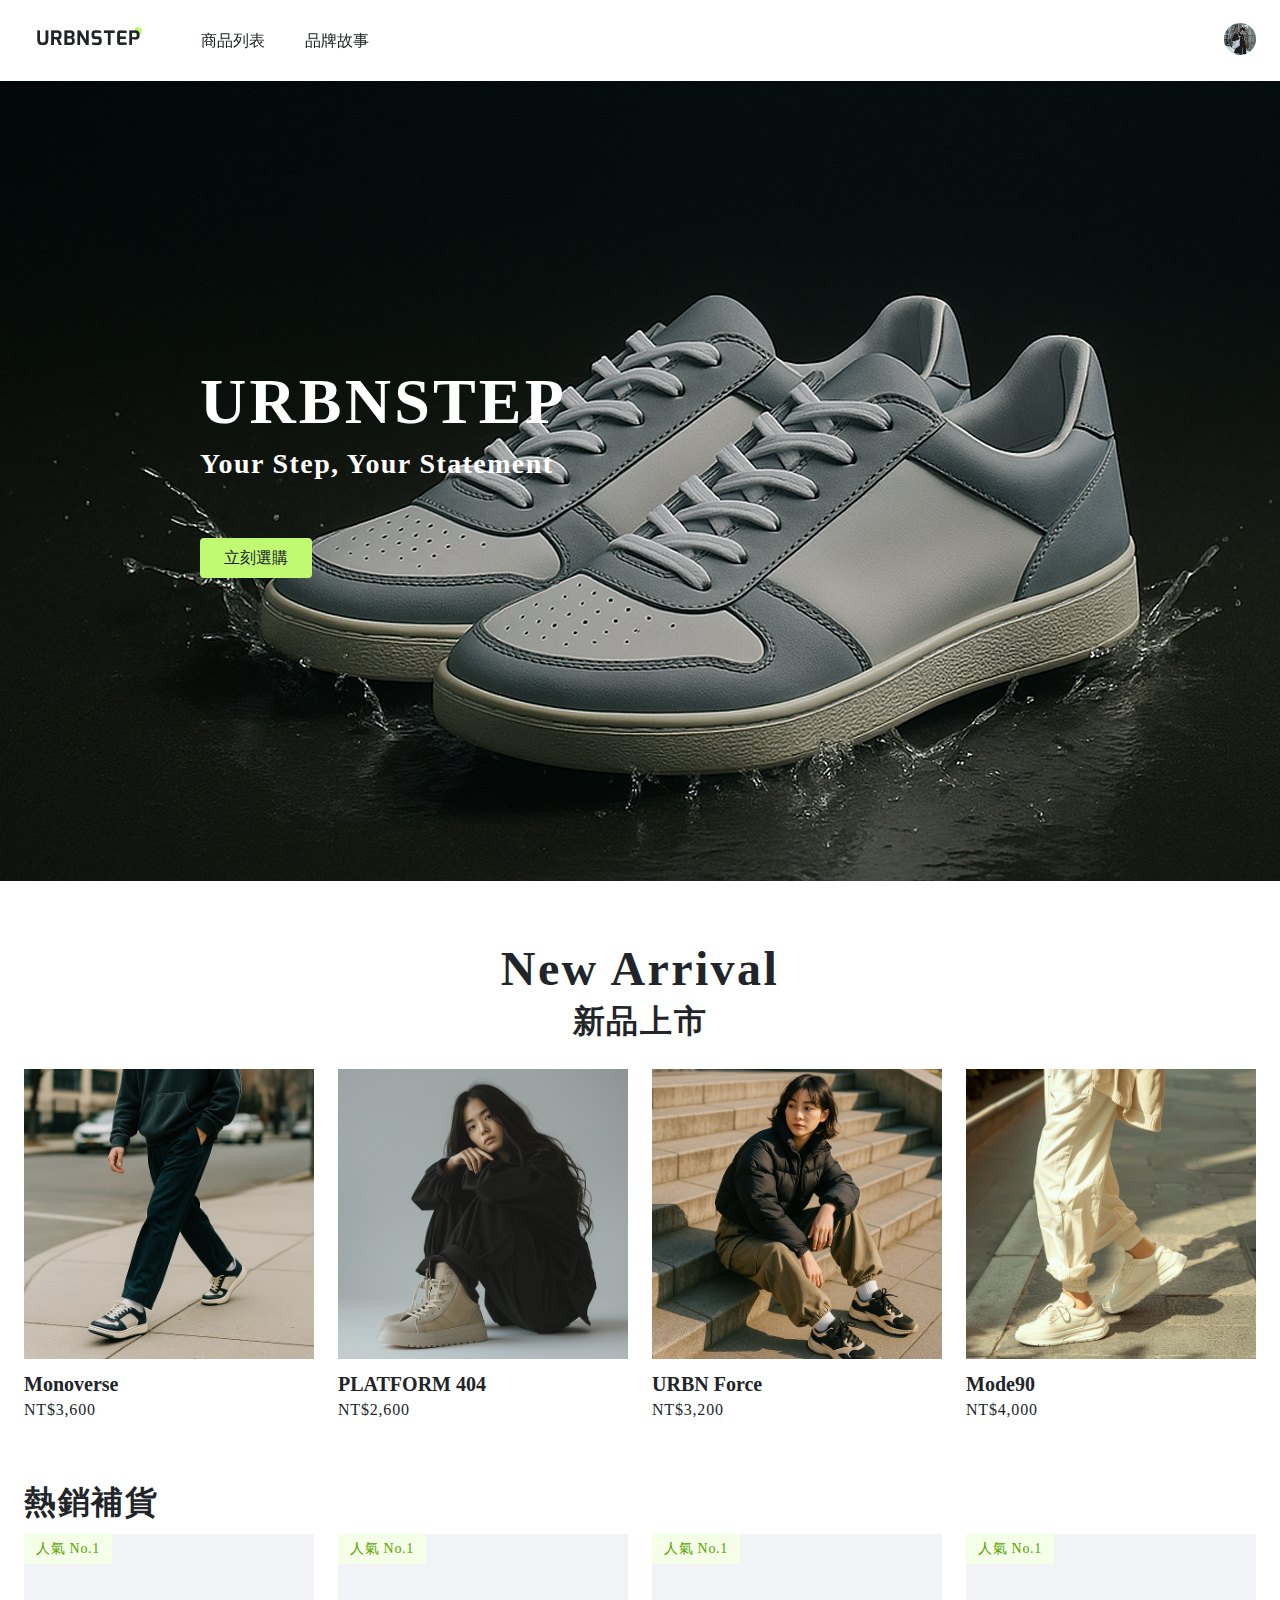
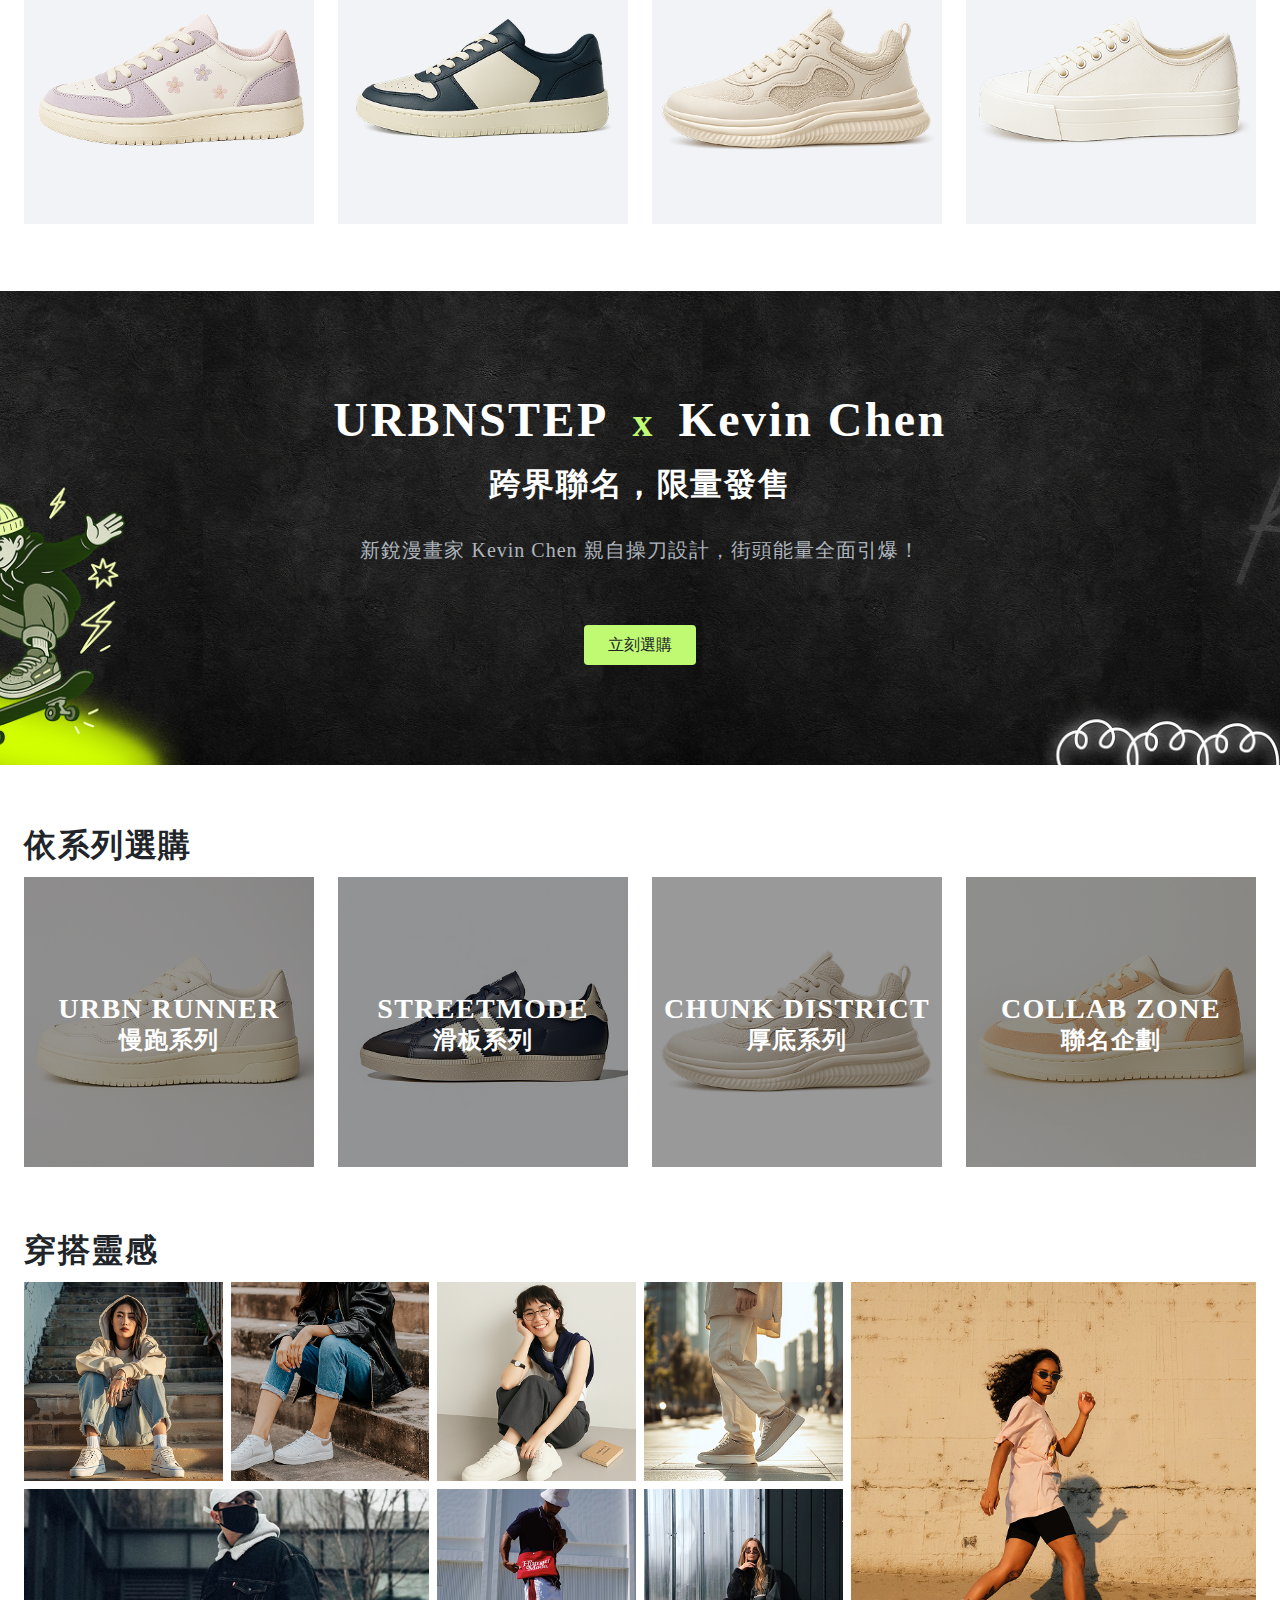
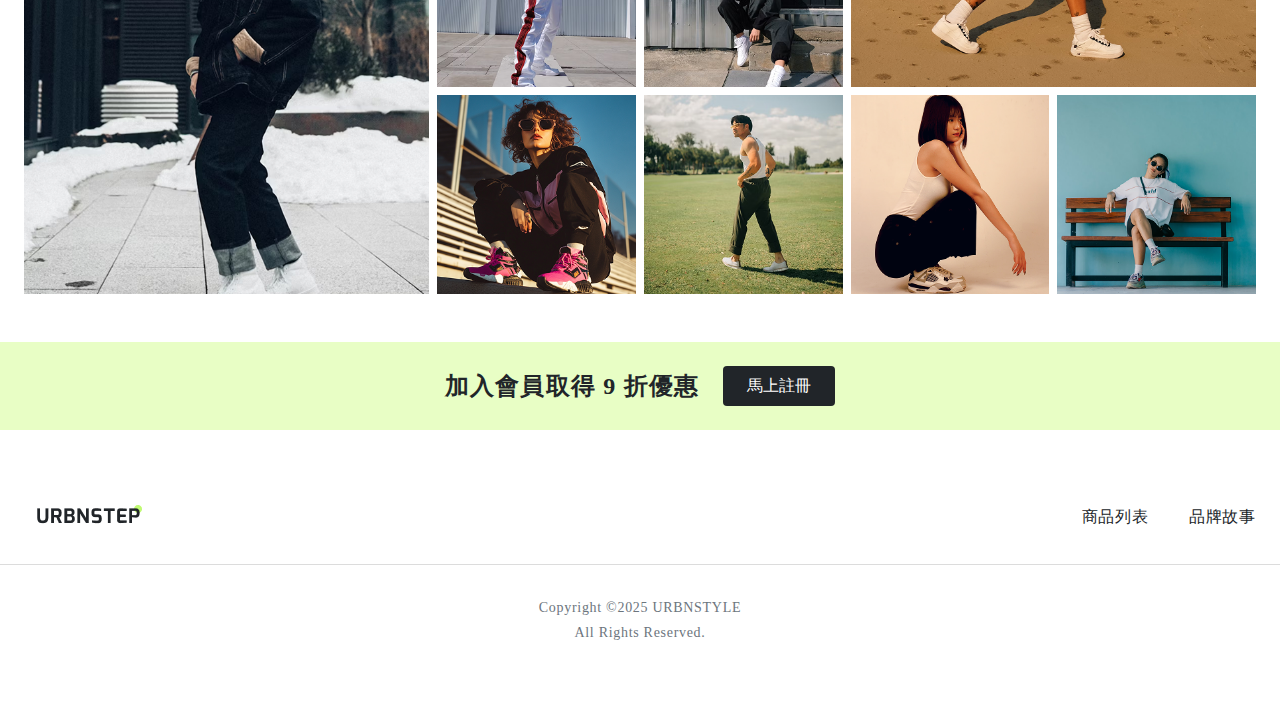
<file: index.html>
<!DOCTYPE html>
<html lang="en">
<head>
    <meta charset="UTF-8">
    <meta name="viewport" content="width=device-width, initial-scale=1.0">
    <title>index</title>
    <link rel="stylesheet" href="css/index.css">
</head>

<body>
    <header>
        <div class="header">
            <a href="index.html" class="logo">
                <img src="img/index/Logo.png" alt="URBNSTEP Logo">
            </a>
            
            <ul class="header-nav">
                <li><a href="product.html" class="nav1">商品列表</a></li>
                <li><a href="#" class="nav2">品牌故事</a></li>
                
            </ul>
            
            <div class="header-user">
                <a href="../切版作業/index.html" class="user">
                    <img src="img/index/user.png" alt="會員中心">
                </a>
            </div>
        </div> </header>

    <div class="wrapper">
        
        <!---------- banner1 ---------->
        <div class="banner1">
            <div class="banner1-content">
                <h1>URBNSTEP</h1>
                <h2>Your Step, Your Statement</h2>
                <a href="#" class="button">立刻選購</a>
            </div>
        </div>

        <!-- -------- 新品上市 -------- -->
        <div class="new">
            <h1>New Arrival</h1>
            <h2>新品上市</h2>
            <ul>
                <li class="new-card">
                    <a href="#">
                        <img src="img/index/Product-Card1.png" alt="">
                        <h3>Monoverse</h3>
                        <h4>NT$3,600</h4>
                    </a>   
                </li>
                <li class="new-card">
                    <a href="#">
                        <img src="img/index/Product-Card2.png" alt="">
                        <h3>PLATFORM 404</h3>
                        <h4>NT$2,600</h4>
                    </a>   
                </li>
                <li class="new-card">
                    <a href="#">
                        <img src="img/index/Product-Card3.png" alt="">
                        <h3>URBN Force</h3>
                        <h4>NT$3,200</h4>
                    </a>   
                </li>
                <li class="new-card">
                    <a href="#">
                        <img src="img/index/Product-Card4.png" alt="">
                        <h3>Mode90</h3>
                        <h4>NT$4,000</h4>
                    </a>   
                </li>
            </ul>
        </div>

        <!---------- 熱銷補貨 ---------->
         <div class="card">
            <h1>熱銷補貨</h1>
            <ul>
                <li class="hot-card">
                    <a href="#">
                        <span>人氣 No.1</span>
                        <img src="img/index/card1.png" alt="">
                    </a>
                </li>

                <li class="hot-card">
                    <a href="#">
                        <span>人氣 No.1</span>
                        <img src="img/index/card2.png" alt="">
                    </a>
                </li>
                <li class="hot-card">
                    <a href="#">
                        <span>人氣 No.1</span>
                        <img src="img/index/card3.png" alt="">
                    </a>
                </li>
                <li class="hot-card">
                    <a href="#">
                        <span>人氣 No.1</span>
                        <img src="img/index/card4.png" alt="">
                    </a>
                </li>
            </ul>
         </div>

    
    <!-- -----------banner2----------- -->
        <div class="banner2">
            <div class="banner2-content">
                <h1>URBNSTEP<span>x</span>Kevin Chen</h1>
                <h2>跨界聯名，限量發售</h2>
                <h3>新銳漫畫家 Kevin Chen 親自操刀設計，街頭能量全面引爆！</h3>
                <a href="#" class="button">立刻選購</a>
            </div>
        </div>

        <!-- ---------一系列選購---------- -->
        <div class="card2">
            <h1>依系列選購</h1>
            <ul>
                <li class="item-card">
                    <a href="#">
                        <img src="img/index/dark1.png" alt="">
                        <div class="card-text">
                            <h2>URBN RUNNER</h2>
                            <h3>慢跑系列</h3>
                        </div>
                    </a>
                </li>

                <li class="item-card">
                    <a href="#">
                        <img src="img/index/dark3.png" alt="">
                        <div class="card-text">
                            <h2>STREETMODE</h2>
                            <h3>滑板系列</h3>
                        </div>
                    </a>
                </li>
                <li class="item-card">
                    <a href="#">
                        <img src="img/index/dark2.png" alt="">
                        <div class="card-text">
                            <h2>CHUNK DISTRICT</h2>
                            <h3>厚底系列</h3>
                        </div>
                    </a>
                </li>
                <li class="item-card">
                    <a href="#">
                        <img src="img/index/dark4.png" alt="">
                        <div class="card-text">
                            <h2>COLLAB ZONE</h2>
                            <h3>聯名企劃</h3>
                        </div>

                    </a>
                </li>
            </ul>
         </div> 


        <!-- ------------相片牆------------- -->
         <div class="style">
            <h1>穿搭靈感</h1>
            <div class="photo">
                <img src="img/index/style/img-1.png" alt="" class="pic1">
                <img src="img/index/style/img-2.png" alt="" class="pic2">
                <img src="img/index/style/img-3.png" alt="" class="pic3">
                <img src="img/index/style/img-4.png" alt="" class="pic4">
                <img src="img/index/style/img-5.png" alt="" class="pic5">
                <img src="img/index/style/img-6.png" alt="" class="pic6">
                <img src="img/index/style/img-7.png" alt="" class="pic7">
                <img src="img/index/style/img-8.png" alt="" class="pic8">
                <img src="img/index/style/img-9.png" alt="" class="pic9">
                <img src="img/index/style/img-10.png" alt="" class="pic10">
                <img src="img/index/style/img-11.png" alt="" class="pic11">
                <img src="img/index/style/img.png" alt="" class="pic12">
                
            </div>
        </div>

        <!-- ---------discount--------- -->
         <div class="discount">
            <div class="discount-content">
                <h2>加入會員取得 9 折優惠</h2>
                <a href="#" class="button">馬上註冊</a>
            </div>
            
         </div>
    </div>
        <!------------ footer ------------>
    <footer>
            <div class="footer-nav">
                <img src="img/index/Logo.png" alt="">
                <ul>
                    <li><a href="#">商品列表</a></li>
                    <li><a href="#">品牌故事</a></li>
                </ul>   
            </div>
            <div class="copyright">
                <h4>Copyright ©2025 URBNSTYLE</h4>
                <h4>All Rights Reserved.</h4>
            </div>
    </footer>
 
</body>
</html>
</file>
<file: css/index.css>
@import url('reset.css');

/* ========== HEADER ========== */
header {
    background-color: #fff;
    position: sticky;
    top: 0;
    z-index: 100;
    box-shadow: 0 1px 4px rgba(0, 0, 0, 0.1);
}

.header {
    max-width: 1296px;
    width: 100%;
    display: flex;
    align-items: center;
    padding: 16px 24px;
    margin: 0 auto;
}

.header-nav {
    display: flex;
    gap: 40px;
    margin-left: 48px;
}

.header-nav a {
    color: #212529;
    font-family: "Noto Sans TC";
    font-size: 16px;
    font-weight: 500;
    text-decoration: none;
}

.header-user {
    margin-left: auto;
}

.header-user img {
    width: 32px;
    height: 32px;
}

/* ========== BANNER1 ========== */
.banner1 {
    background-image: url('../img/index/banner1.png');
    background-size: cover;
    background-position: center;
    height: 800px;
    width: 100%;
}

.banner1-content {
    max-width: 1296px;
    margin: 0 auto;
    padding-top: 289px;
    padding-left: 200px;
}

.banner1-content h1 {
    font-size: 64px;
    font-family: "Noto Sans TC";
    letter-spacing: 3.2px;
    font-weight: 800;
    color: #FFF;
    margin-bottom: 16px;
}

.banner1-content h2 {
    color: #FFF;
    font-family: "Noto Sans TC";
    font-size: 28px;
    font-weight: 800;
    letter-spacing: 1.4px;
    margin-bottom: 60px;
}

.button {
    border-radius: 4px;
    background: #C0FA73;
    color: #212529;
    font-family: "Noto Sans TC";
    font-size: 16px;
    text-decoration: none;
    padding: 12px 24px;
    display: inline-block;
}

/* ========== 新品上市 ========== */
.new {
    max-width: 1296px;
    width: 100%;
    margin: 64px auto;
    padding: 0 24px;
}

.new h1 {
    text-align: center;
    color: #212529;
    font-family: "Noto Sans TC";
    font-size: 48px;
    font-weight: 700;
    letter-spacing: 2.4px;
    margin-bottom: 12px;
}

.new h2 {
    text-align: center;
    color: #212529;
    font-family: "Noto Sans TC";
    font-size: 32px;
    font-weight: 700;
    letter-spacing: 1.6px;
    margin-bottom: 32px;
}

.new ul {
    display: flex;
    flex-wrap: wrap;
    gap: 40px 24px;
}

.new-card {
    flex-basis: calc(25% - 18px);
}

.new-card a {
    text-decoration: none;
}

.new-card img {
    width: 100%;
    background-color: #F1F3F7;
}

.new-card h3 {
    color: #212529;
    font-family: "Noto Sans TC";
    font-size: 20px;
    font-weight: 700;
    margin-top: 12px;
    margin-bottom: 4px;
}

.new-card h4 {
    color: #212529;
    font-family: "Noto Sans TC";
    font-size: 16px;
    font-weight: 500;
    line-height: 150%;
    letter-spacing: 0.8px;
}

/* ========== 熱銷補貨 ========== */
.card {
    max-width: 1296px;
    width: 100%;
    margin: 64px auto;
    padding: 0 24px;
}

.card h1 {
    color: #212529;
    font-family: Montserrat;
    font-size: 32px;
    font-weight: 700;
    letter-spacing: 1.6px;
}

.card ul {
    display: flex;
    gap: 24px;
    margin-top: 16px;
}

.hot-card {
    position: relative;
    flex: 1;
}

.card a {
    text-decoration: none;
}

.card img {
    width: 100%;
    background-color: #F1F3F7;
}

.card span {
    color: #57A203;
    font-family: "Noto Sans TC";
    font-size: 14px;
    font-weight: 500;
    letter-spacing: 0.7px;
    background-color: #F5FEE7;
    padding: 8px 12px;
    position: absolute;
    top: 0;
    left: 0;
}

/* ========== BANNER2 ========== */
.banner2 {
    background-image: url('../img/index/banner2.png');
    background-size: cover;
    background-position: center;
    width: 100%;
    padding: 100px 24px;
}

.banner2-content {
    text-align: center;
    max-width: 1296px;
    margin: 0 auto;
    position: relative;
}

.banner2-content h1 {
    color: #FFF;
    font-family: "Noto Sans TC";
    font-size: 48px;
    font-weight: 700;
    line-height: 120%;
    letter-spacing: 2.4px;
    margin-bottom: 16px;
}

.banner2-content span {
    color: #C0FA73;
    font-family: Montserrat;
    font-size: 40px;
    font-weight: 700;
    line-height: 120%;
    letter-spacing: 2px;
    padding: 0 24px;
}

.banner2-content h2 {
    color: #FFF;
    font-family: "Noto Sans TC";
    font-size: 32px;
    font-weight: 700;
    line-height: 120%;
    letter-spacing: 1.6px;
    margin-bottom: 32px;
}

.banner2-content h3 {
    color: #ADB5BD;
    font-family: "Noto Sans TC";
    font-size: 20px;
    font-weight: 400;
    line-height: 150%;
    letter-spacing: 1px;
    margin-bottom: 60px;
}

/* ========== 系列選購 ========== */
.card2 {
    max-width: 1296px;
    width: 100%;
    margin: 64px auto;
    padding: 0 24px;
}

.card2 h1 {
    color: #212529;
    font-family: Montserrat;
    font-size: 32px;
    font-weight: 700;
    letter-spacing: 1.6px;
}

.card2 ul {
    display: flex;
    gap: 24px;
    margin-top: 16px;
}

.item-card {
    position: relative;
    flex: 1;
}

.card2 a {
    text-decoration: none;
}

.card2 img {
    width: 100%;
}

.card-text {
    position: absolute;
    inset: 0;
    display: flex;
    flex-direction: column;
    justify-content: center;
    align-items: center;
    color: #fff;
}

.card-text h2 {
    color: #FFF;
    font-family: "Noto Sans TC";
    font-size: 28px;
    font-weight: 700;
    line-height: 120%;
    letter-spacing: 1.4px;
}

.card-text h3 {
    color: #FFF;
    text-align: center;
    font-family: "Noto Sans TC";
    font-size: 24px;
    font-weight: 700;
    line-height: 120%;
    letter-spacing: 1.2px;
}

.card2 .item-card a:hover h2 {
    color: #C0FA73;
}

/* ========== 相片牆 ========== */
.style {
    max-width: 1296px;
    width: 100%;
    margin: 0 auto 48px;
    padding: 0 24px;
}

.style h1 {
    color: #212529;
    font-family: Montserrat;
    font-size: 32px;
    font-weight: 700;
    letter-spacing: 1.6px;
    margin-bottom: 16px;
}

.photo {
    display: grid;
    grid-template-columns: 1fr 1fr 1fr 1fr 1fr 1fr;
    grid-template-rows: 1fr 1fr 1fr;
    gap: 8px;
    grid-template-areas:
        "pic2  pic3  pic4 pic5 pic1  pic1"
        "pic12 pic12 pic6 pic7 pic1  pic1"
        "pic12 pic12 pic8 pic9 pic10 pic11";
}

.photo img {
    width: 100%;
    height: 100%;
    object-fit: cover;
}

.pic1 { grid-area: pic1; }
.pic2 { grid-area: pic2; }
.pic3 { grid-area: pic3; }
.pic4 { grid-area: pic4; }
.pic5 { grid-area: pic5; }
.pic6 { grid-area: pic6; }
.pic7 { grid-area: pic7; }
.pic8 { grid-area: pic8; }
.pic9 { grid-area: pic9; }
.pic10 { grid-area: pic10; }
.pic11 { grid-area: pic11; }
.pic12 { grid-area: pic12; }

/* ========== DISCOUNT ========== */
.discount {
    background-color: #E8FEC5;
    width: 100%;
}

.discount-content {
    padding: 24px;
    justify-content: center;
    align-items: center;
    display: flex;
    gap: 24px;
    flex-wrap: wrap;
}

.discount h2 {
    color: #212529;
    font-family: "Noto Sans TC";
    font-size: 24px;
    font-weight: 700;
    letter-spacing: 1.2px;
}

.discount .button {
    background-color: #212529;
    color: #fff;
}

/* ========== FOOTER ========== */
.footer-nav {
    max-width: 1296px;
    width: 100%;
    margin: 64px auto 24px;
    display: flex;
    justify-content: space-between;
    align-items: center;
    padding: 0 24px;
}

.footer-nav > a {
    display: flex;
    align-items: center;
}

.footer-nav ul {
    display: flex;
    gap: 40px;
    align-items: center;
}

.footer-nav a {
    text-decoration: none;
    color: #212529;
    font-family: "Noto Sans TC";
    font-size: 16px;
    font-weight: 500;
    line-height: 150%;
    letter-spacing: 0.8px;
}

.footer-nav ul a {
    padding: 24px 0;
}

.copyright {
    max-width: 1296px;
    width: 100%;
    margin: 0 auto 64px;
    padding: 32px 24px 0;
    border-top: 1px solid gainsboro;
}

.copyright h4 {
    text-align: center;
    color: #6C757D;
    margin-bottom: 4px;
    font-family: "Noto Sans TC";
    font-size: 14px;
    font-weight: 400;
    line-height: 150%;
    letter-spacing: 0.7px;
}

/* ========================================
   RWD - Tablet (768px ~ 1024px)
======================================== */
@media screen and (max-width: 1024px) {
    .banner1-content {
        padding-left: 60px;
    }

    .new-card {
        flex-basis: calc(50% - 12px);
    }

    .card ul {
        flex-wrap: wrap;
    }

    .hot-card {
        flex-basis: calc(50% - 12px);
    }

    .card2 ul {
        flex-wrap: wrap;
    }

    .item-card {
        flex-basis: calc(50% - 12px);
    }

    .photo {
        grid-template-columns: 1fr 1fr 1fr 1fr;
        grid-template-rows: auto;
        grid-template-areas:
            "pic1 pic1 pic2 pic3"
            "pic1 pic1 pic4 pic5"
            "pic12 pic12 pic6 pic7"
            "pic12 pic12 pic8 pic9"
            "pic10 pic11 pic10 pic11";
    }
}

/* ========================================
   RWD - Mobile (480px 以下)
======================================== */
@media screen and (max-width: 480px) {
    
    /* ========== HEADER ========== */
    .header {
        flex-wrap: wrap;
        padding: 0;
    }

    .logo,
    .header-user {
        flex-basis: 50%;
        padding: 12px 20px;
    }

    .logo {
        order: 1;
    }

    .header-user {
        order: 2;
        display: flex;
        justify-content: flex-end;
    }

    .header-nav {
        order: 3;
        width: 100%;
        margin-left: 0;
        gap: 0;
    }

    .header-nav li {
        flex: 1;
        text-align: center;
    }

    .header-nav a {
        display: block;
        padding: 12px 0;
    }

    .nav1 {
        background-color: #E8FEC5;
    }

    .nav2 {
        background-color: #F5FEE7;
    }

    /* ========== BANNER1 ========== */
    .banner1 {
        background-image: url(../img/index/Banner-sm.png);
        height: 480px;
    }

    .banner1-content {
        max-width: 327px;
        width: 100%;
        margin: 0 auto;
        padding: 155px 12px 0;
    }

    .banner1-content h1 {
        font-size: 48px;
        letter-spacing: 2.4px;
    }

    .banner1-content h2 {
        font-size: 20px;
        letter-spacing: 1px;
        margin-bottom: 40px;
    }

    /* ========== 新品上市 ========== */
    .new {
        margin: 48px auto;
        padding: 0 12px;
    }

    .new h1 {
        font-size: 32px;
        letter-spacing: 1.6px;
    }

    .new h2 {
        font-size: 24px;
        letter-spacing: 1.2px;
        margin-bottom: 24px;
    }

    .new ul {
        gap: 24px 12px;
    }

    .new-card {
        flex-basis: calc(50% - 6px);
    }

    .new-card h3 {
        font-size: 16px;
        margin-top: 8px;
        margin-bottom: 4px;
    }

    .new-card h4 {
        font-size: 14px;
    }

    /* ========== 熱銷補貨 ========== */
    .card {
        padding: 0;
        margin: 48px 0;
    }

    .card h1 {
        font-size: 24px;
        letter-spacing: 1.2px;
        padding: 0 24px;
    }

    .card ul {
        flex-wrap: nowrap;
        overflow-x: auto;
        gap: 16px;
        margin-top: 12px;
        padding-left: 12px;
        scrollbar-width: none;
        -ms-overflow-style: none;
    }

    .card ul::-webkit-scrollbar {
        display: none;
    }

    .hot-card {
        flex: 0 0 calc(100vw - 60px);
    }

    .hot-card:last-child {
        margin-right: 12px;
    }

    .card span {
        font-size: 12px;
        padding: 6px 10px;
    }

    /* ========== BANNER2 ========== */
    .banner2 {
        background-image: url('../img/index/banner2-sm.png');
        padding: 64px 24px;
    }

    .banner2-content h1 {
        font-size: 32px;
        letter-spacing: 1.6px;
    }

    .banner2-content span {
        font-size: 28px;
        letter-spacing: 1.4px;
        padding: 0 12px;
        display: inline;
    }

    .banner2-content h2 {
        font-size: 24px;
        letter-spacing: 1.2px;
        margin-bottom: 24px;
    }

    .banner2-content h3 {
        font-size: 16px;
        letter-spacing: 0.8px;
        margin-bottom: 32px;
    }

    /* ========== 依系列選購 ========== */
    .card2 {
        padding: 0 12px;
        margin: 48px auto;
    }

    .card2 h1 {
        font-size: 24px;
        letter-spacing: 1.2px;
    }

    .card2 ul {
        flex-wrap: wrap;
        gap: 8px;
    }

    .item-card {
        flex-basis: calc(50% - 4px);
    }

    .card-text h2 {
        font-size: 16px;
        letter-spacing: 0.8px;
        margin-bottom: 4px;
    }

    .card-text h3 {
        font-size: 14px;
        letter-spacing: 0.7px;
    }

    /* ========== 穿搭靈感相片牆 ========== */
    .style {
        padding: 0;
        margin-bottom: 48px;
    }

    .style h1 {
        font-size: 24px;
        letter-spacing: 1.2px;
        padding: 0 24px;
        margin-bottom: 12px;
    }

    .photo {
        display: flex;
        flex-wrap: nowrap;
        overflow-x: auto;
        gap: 8px;
        padding: 0;
        margin-left: 12px;
        scrollbar-width: none;
        -ms-overflow-style: none;
    }

    .photo::-webkit-scrollbar {
        display: none;
    }

    .photo img {
        flex: 0 0 280px;
        height: 280px;
        object-fit: cover;
    }

    .photo img:last-child {
        margin-right: 12px;
    }

    /* ========== DISCOUNT ========== */
    .discount-content {
        flex-direction: column;
        padding: 24px 12px;
        gap: 16px;
    }

    .discount h2 {
        font-size: 20px;
        text-align: center;
        letter-spacing: 1px;
    }

    .discount .button {
        padding: 8px 16px;
        font-size: 14px;
    }

    /* ========== FOOTER ========== */
    .footer-nav {
        
        align-items: center;
        margin-top: 48px;
        gap: 24px;
        padding: 0 24px;
    }

    .footer-nav img {
        width: 120px;
    }

    .footer-nav ul {
      
        gap: 16px;
    }

    .footer-nav ul a {
        padding: 0;
        font-size: 14px;
    }

    .copyright {
        padding: 24px 12px 0;
        margin-bottom: 48px;
    }

    .copyright h4 {
        font-size: 12px;
    }
}
</file>
